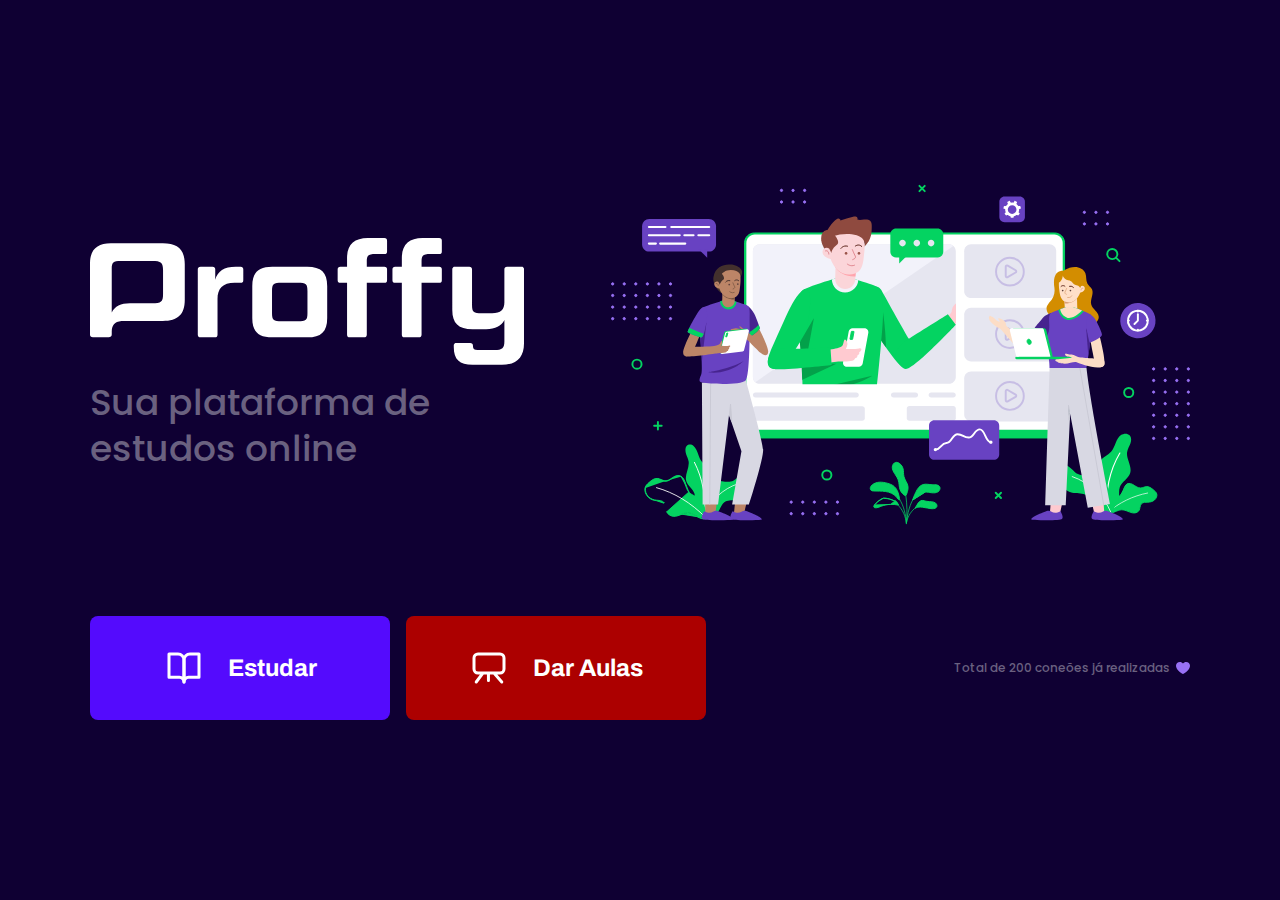
<file: index.html>
<!DOCTYPE html>
<html lang="pt_br">

<head>
    <meta charset="UTF-8">
    <meta name="viewport" content="width=device-width, initial-scale=1.0">
    <meta name="theme-color" content="#8257E5">

    <title>Proffy</title>
    <link rel="shortcut icon" href="/images/favicon.png" type="image/png">
    <link rel="stylesheet" href="/styles/main.css">
    <link rel="stylesheet" href="/partials/page-landing.css">
    <link
        href="https://fonts.googleapis.com/css2?family=Archivo:wght@400;Z700&amp;family=Poppins:wght@400;600&amp;display=swap"
        rel="stylesheet">
</head>

<body id="page-landing">
    <div id="container">
        <div class="logo-container">
            <img src="/images/logo.svg" alt="Proffy">
            <h2>Sua plataforma de estudos online</h2>
        </div>
        <img class="hero-image" src="/images/landing.svg" alt="Plataforma de Estudos">
        <div class="buttons-container">
            <a class="study" href="/study.html">
                <img src="/images/icons/study.svg" alt="Estudar">
                Estudar
            </a>
            <a class="give-classes" href="/give-classes.html">
                <img src="/images/icons/give-classes.svg" alt="Dar Aulas">
                Dar Aulas
            </a>
        </div>
        <a class="total-connections">
            Total de 200 coneões já realizadas &nbsp;
            <img src="/images/icons/purple-heart.svg" alt="Coração">
        </a>
    </div>
</body>
</html>
</file>
<file: styles/main.css>
:root {
    --color-background: #F0F0F7;
    --color-primary-lighter: #540bfd;
    --color-primary-light: #916BEA;
    --color-primary: #8257E5;
    --color-primary-dark: #0f0033;
    --color-primary-darker: #080029;
    --color-secondary: #ac0000;
    --color-secondary-dark: #f04021;
    --color-title-in-primary: #FFFFFF;
    --color-text-in-primary: #D4C2FF;
    --color-text-title: #32264D;
    --color-text-complement: #9C98A6;
    --color-text-base: #6A6180;
    --color-line-in-white: #E6E6F0;
    --color-input-background: #F8F8FC;
    --color-button-text: #FFFFFF;
    --color-box-base: #FFFFFF;
    --color-box-footer: #FAFAFC;
    --color-small-info: #C1BCCC;
    font-size: 60%; 
}
/* controle das medidas rem */
*{
    margin: 0;
    padding: 0;
    box-sizing: border-box;
}

html, 
body{
    height: 100vh;
}
body{
    background-color:var(--color-primary-dark);
    display: flex;
    align-items: center;
    justify-content: center;
}

body,
input,
button,
textarea {
    font: 500 1.6rem Poppins;
    color: var(--color-text-base);
}

#container {
    width: 90vw;
    max-width: 700px;
}
@media (min-width:700px) {
    :root {
        font-size: 62.5%;
    }
}
</file>
<file: partials/page-landing.css>
#page-landing {
    background: var (--color-primary);
}

#page-landing #containe {
    color: var(--color-text-in-primary);
}

.logo-container img {
    height: 10rem;
}

.logo-container {
    text-align: center;
    margin-bottom: 3.2rem;
}

.logo-container h2 {
    font-weight: 500;
    font-size: 3.6rem;
    line-height: 4.6rem;
    margin-top: 0.8rem;
}

.hero-image {
    width: 100%;
}

.buttons-container {
    display: flex;
    justify-content: center;
    margin: 3.2rem 0;

}

.buttons-container a {
    width: 30rem;
    height: 10.4rem;
    border-radius: 0.8rem;
    margin-right: 1.6rem;
    font: 700 2.4rem Archivo;
    display: flex;
    align-items: center;
    justify-content: center;
    text-decoration: none;
    transition: background 0.2s;
    color: var(--color-button-text);
}

.buttons-container a img {
    width: 4rem;
    margin-right: 2.4rem;
}

.buttons-container a.study {
    background: var(--color-primary-lighter);
}

.buttons-container a.study:hover {
    background: var(--color-primary-light);
}

.buttons-container a.give-classes {
    background: var(--color-secondary);
}

.buttons-container a.give-classes:hover {
    background: var(--color-secondary-dark);
}

.total-connections {
    font-size: 1.8rem;
    display: flex;
    align-items: center;
    justify-content: center;
}

.total-connections {
    margin-left: 0.8rem;
}

@media (min-width: 1100px) {
    #page-landing #container{
        max-width: 1100px;
    }
}
@media (max-width: 699px) {
    :root {
        font-size: 40%;
    }    
}

@media (min-width: 1100px) {
    #page-landing #container{
        max-width: 1100px;
        display: grid;
        grid-template-columns: 2fr 1fr 2fr;
        grid-template-rows: 350px 1fr;
        grid-template-areas: 
        "proffy image image" 
        "button button texting";
        column-gap: 87px;
        row-gap: 86px;
    }

    .logo-container{
        grid-area: proffy;
        text-align: initial;
        align-self: center;
        margin: 0;

    }

    .logo-container img {
        height: 127px;

    }

    .hero-image{
        grid-area: image;
        height: 350px;
    
    }

    .buttons-container{
        grid-area: button;
        justify-content: flex-start;
        margin: 0em;
    }

    .total-connections{
        grid-area: texting;
        justify-self: end;
        font-size: 1.2rem;
    }
}
</file>
